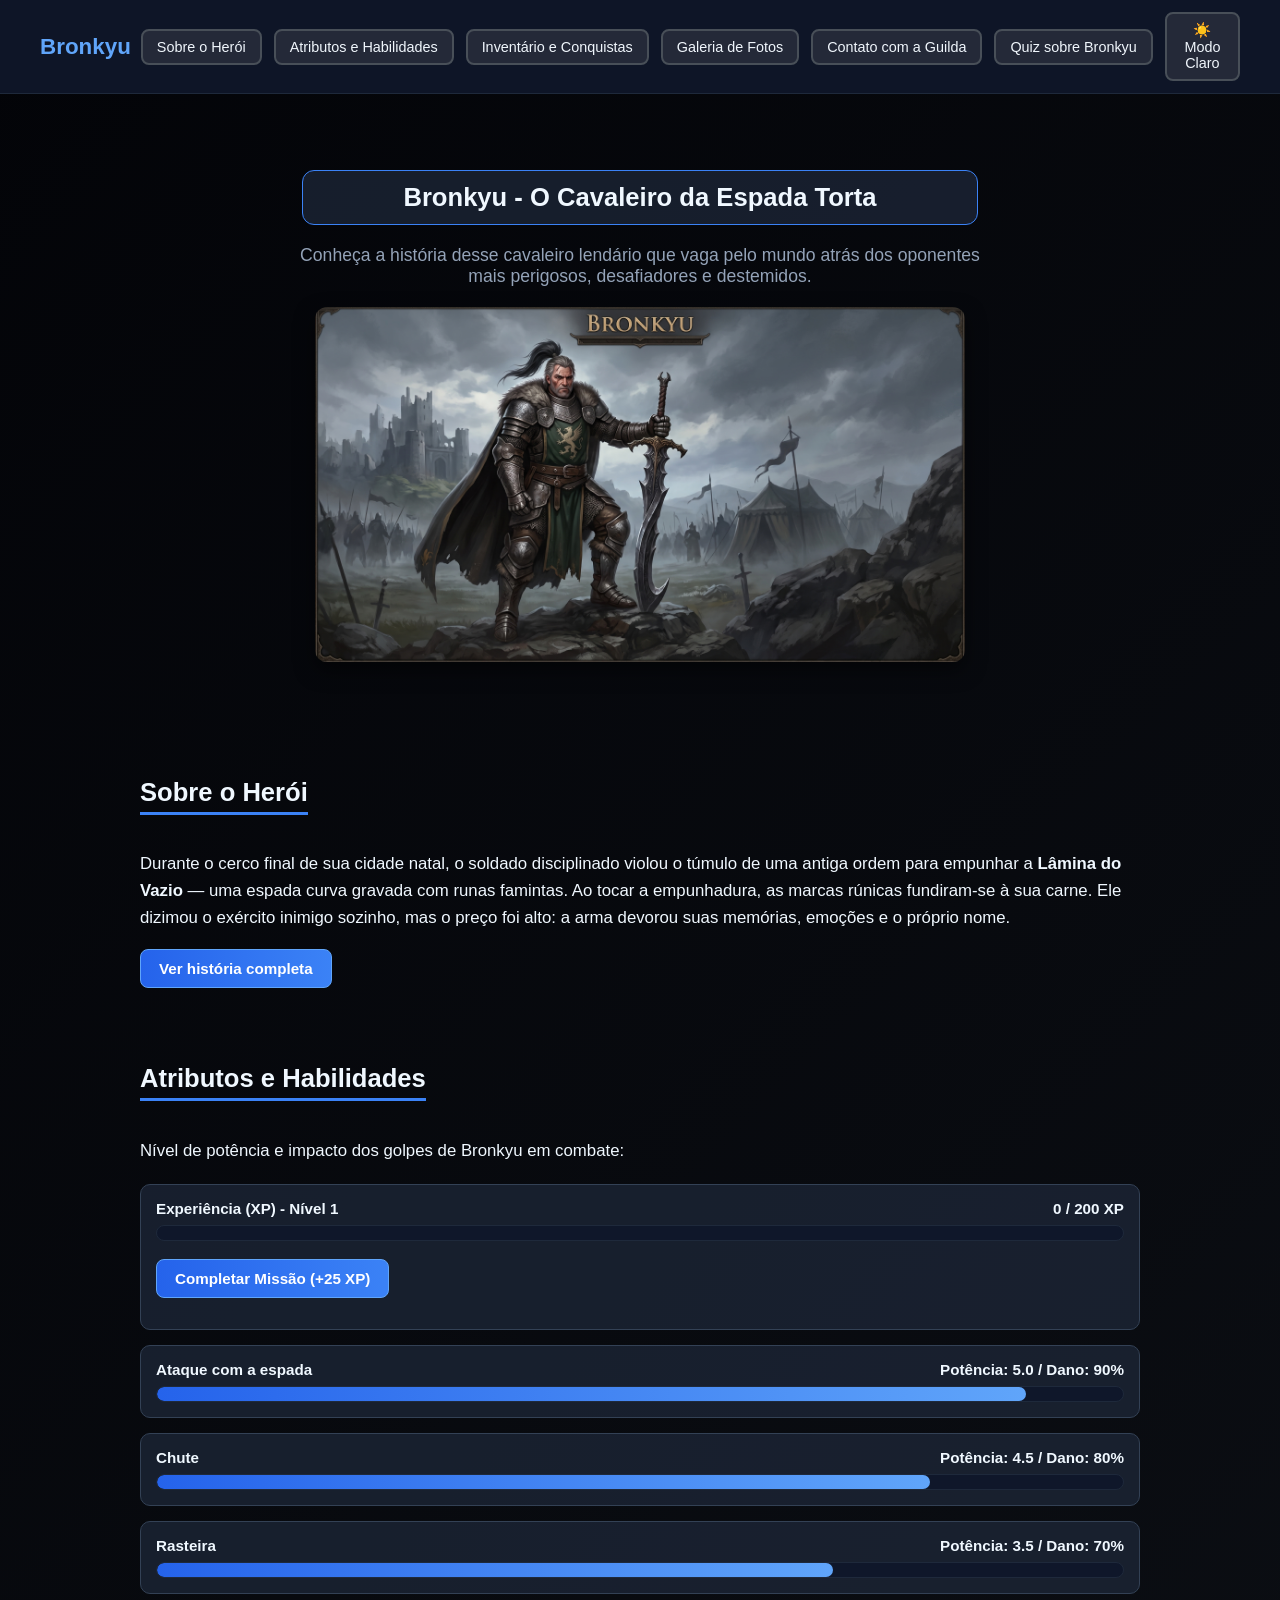
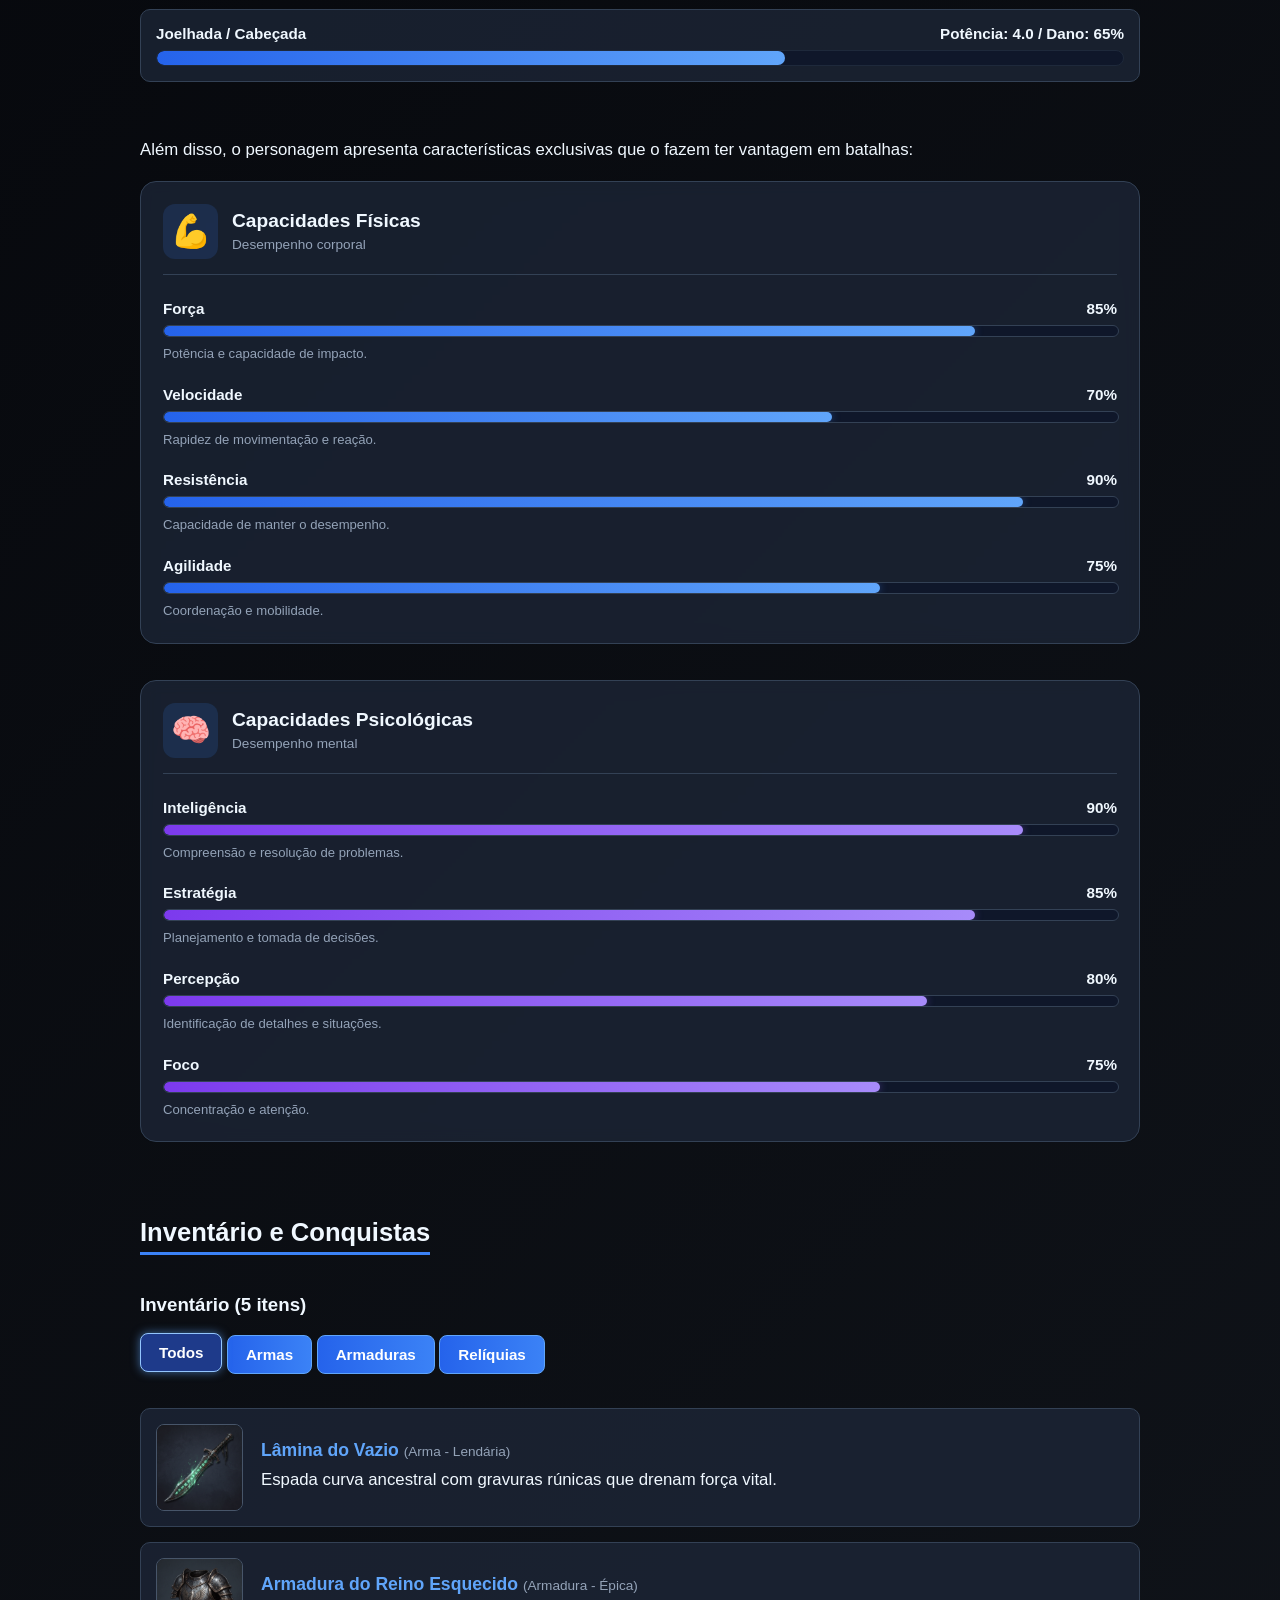
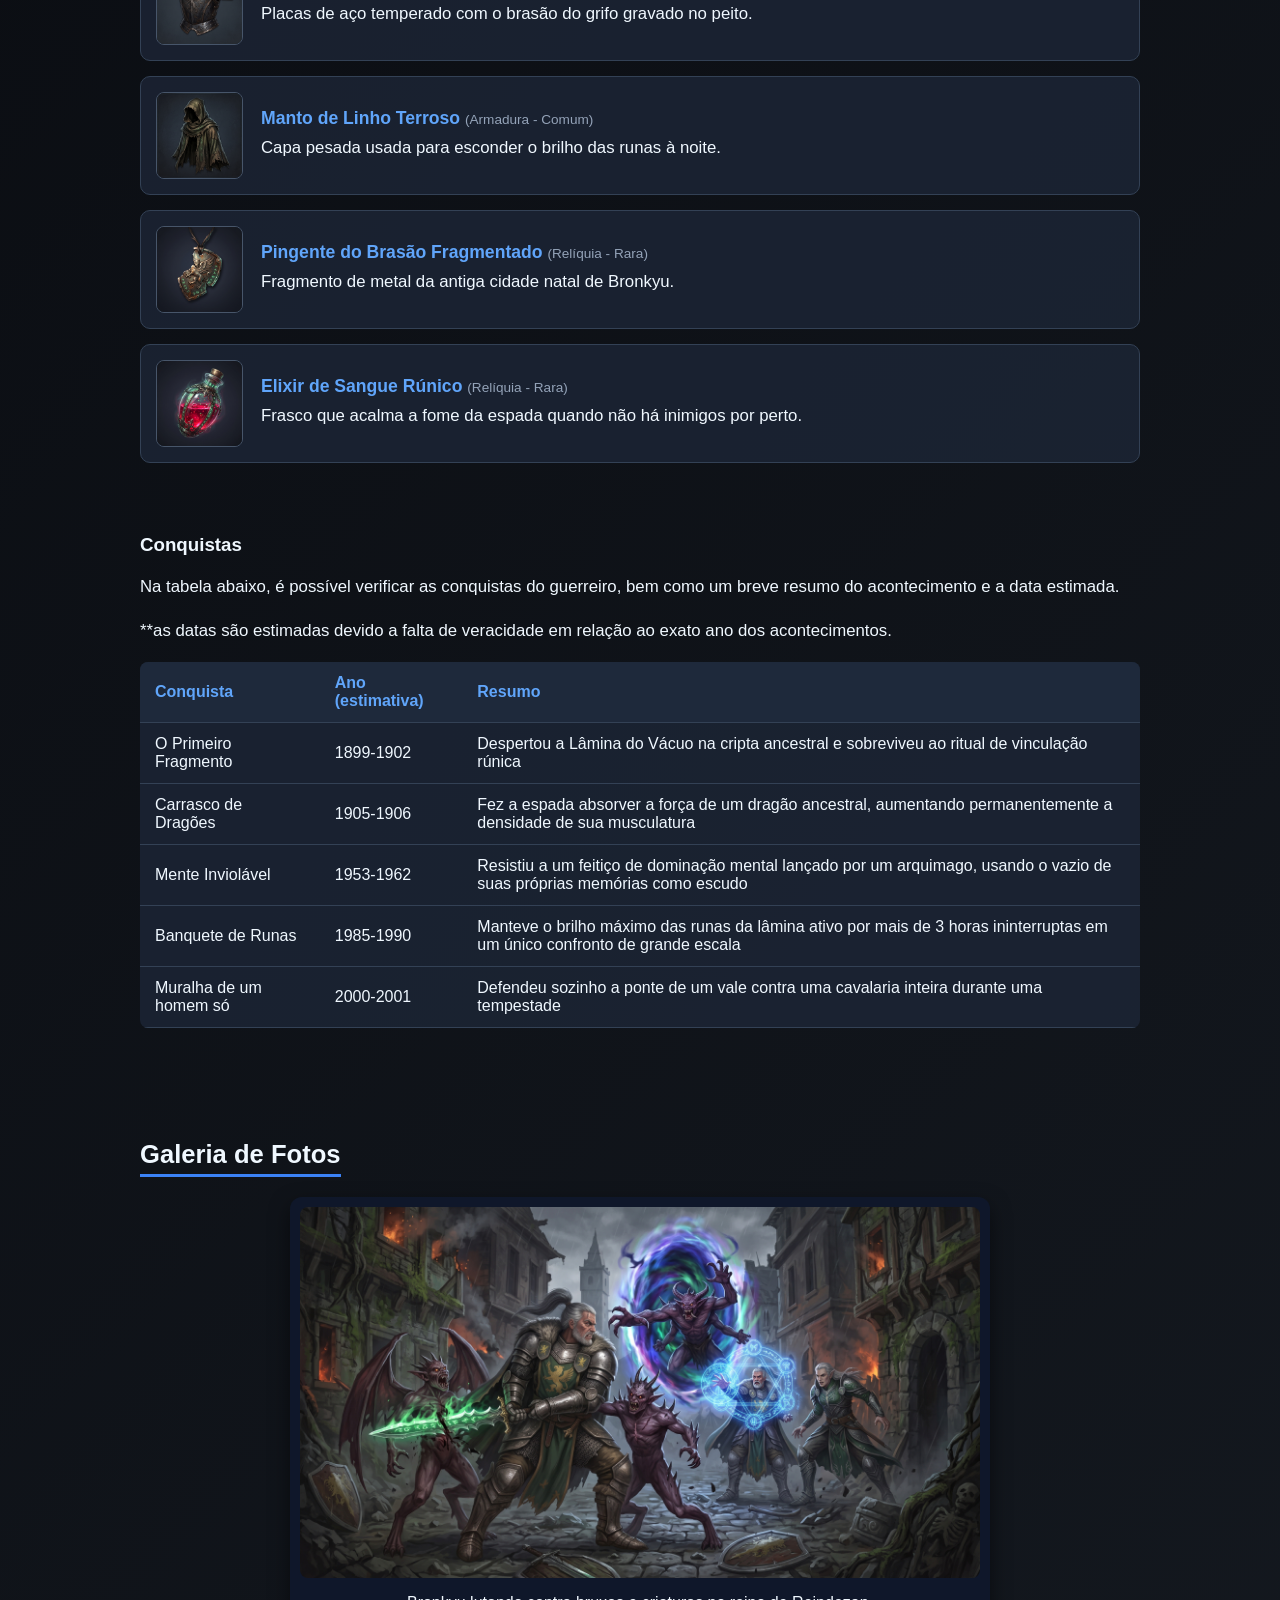
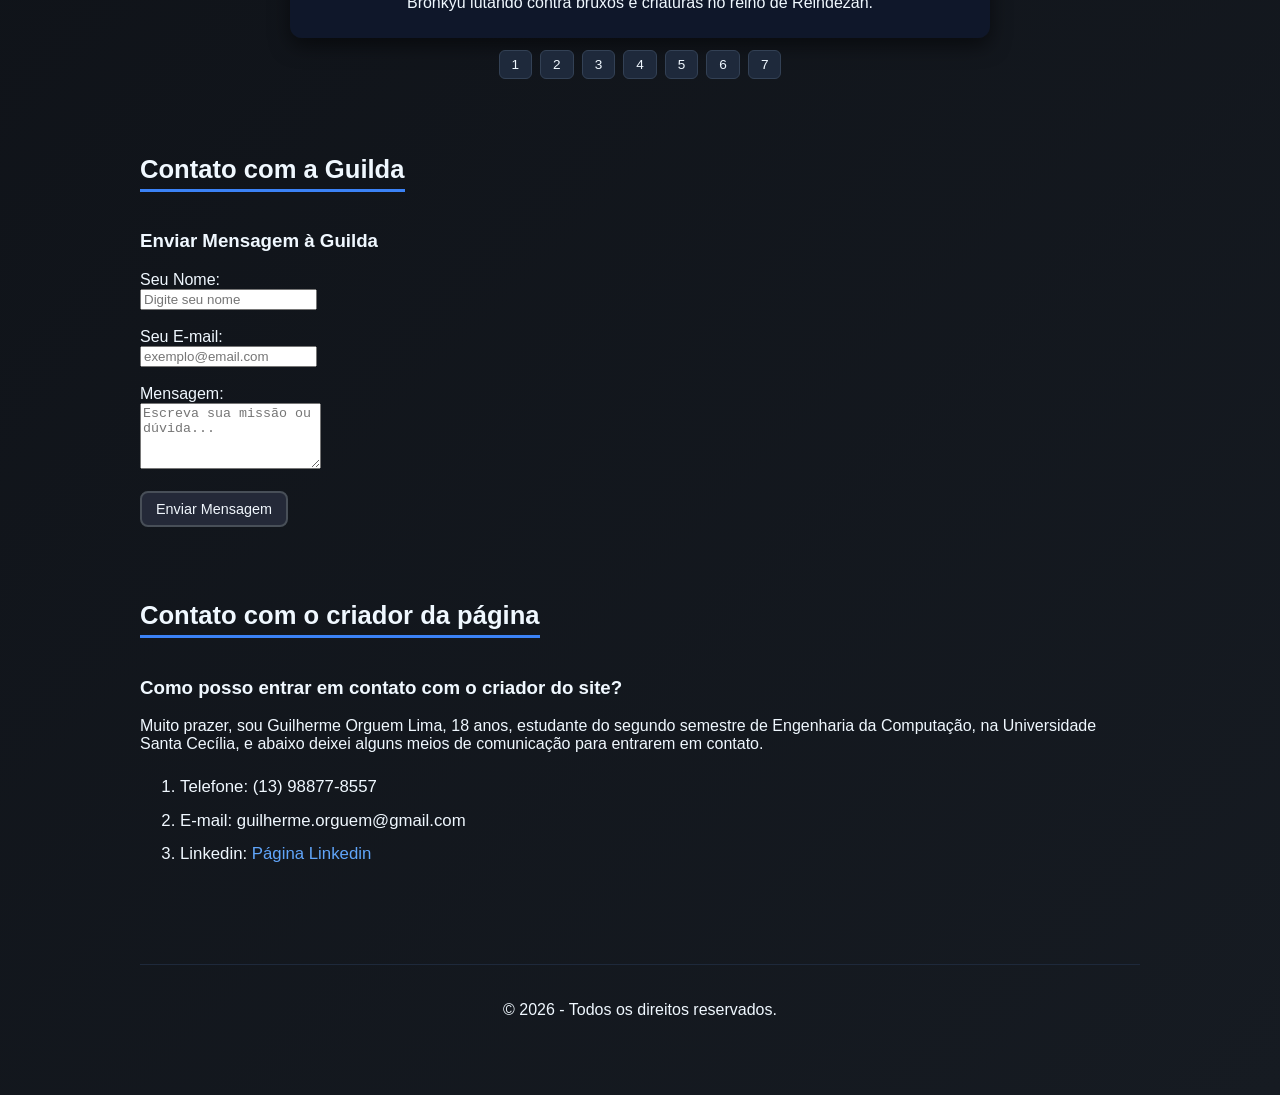
<file: index.html>
<!DOCTYPE html>
<html lang="pt-BR">
<head>
    <meta charset="UTF-8">
    <meta name="viewport" content="width=device-width, initial-scale=1.0">
    <title>Conheça o herói Bronkyu</title>
    <link rel="stylesheet" href="/CSS/style.css">
</head>
<body>

    <!-- Menu de navegação responsivo -->
    <nav class="navbar">
        <div class="nav-container">
            <span class="nav-logo">Bronkyu</span>
            <button id="btn-menu" class="hamburger">☰</button>
            <div id="nav-links" class="nav-links">
                <a class="botao1" href="#Sobre-o-Herói">Sobre o Herói</a>
                <a class="botao1" href="#Atributos-e-Habilidades">Atributos e Habilidades</a>
                <a class="botao1" href="#Inventário-e-Conquistas">Inventário e Conquistas</a>
                <a class="botao1" href="#Galeria-de-Fotos">Galeria de Fotos</a>
                <a class="botao1" href="#Contato-com-a-Guilda">Contato com a Guilda</a>
                <a class="botao1" href="PáginaQuiz.html">Quiz sobre Bronkyu</a>
                <button id="btn-tema" class="botao1">☀️ Modo Claro</button>
            </div>
        </div>
    </nav>
    <br><br>

    <!-- Título, subtítulo e imagem -->
    <header class="header-container">
        <h1 class="titulo borda-titulo">Bronkyu - O Cavaleiro da Espada Torta</h1>
        <h2 class="subtitulo-header">Conheça a história desse cavaleiro lendário que vaga pelo mundo atrás dos oponentes mais perigosos, desafiadores e destemidos.</h2>
        <img src="Imagens/Foto_Capa.jpg" class="img-capa" alt="Imagem do herói Bronkyu">
    </header>
    <br><br>

    <main class="main-content">
        <!-- Seção: Sobre o Herói (com interação "Ver mais") -->
        <section id="Sobre-o-Herói">
            <h2 class="cor-branca borda-subtitulos">Sobre o Herói</h2>
            <p class="cor-branca texto-inicial">
                Durante o cerco final de sua cidade natal, o soldado disciplinado violou o túmulo de uma antiga ordem para empunhar a <strong>Lâmina do Vazio</strong> — uma espada curva gravada com runas famintas. Ao tocar a empunhadura, as marcas rúnicas fundiram-se à sua carne. Ele dizimou o exército inimigo sozinho, mas o preço foi alto: a arma devorou suas memórias, emoções e o próprio nome.
            </p>
            <p id="historia-extra" class="cor-branca texto-inicial" style="display: none;">
                Renascido como Bronkyu, o Guerreiro Rúnico agora vaga sem pátria. A magia de sua lâmina drena a força vital dos oponentes a cada corte, exigindo um fluxo constante de combate para que as runas não comecem a devorar sua própria alma.
            </p>
            <button id="btn-ver-mais" class="btn-missao">Ver história completa</button>
        </section>
        <br><br>
    
        <!-- Seção: Atributos e Habilidades -->
        <section id="Atributos-e-Habilidades">
            <h2 class="cor-branca borda-subtitulos">Atributos e Habilidades</h2>
            <p class="texto-geral">Nível de potência e impacto dos golpes de Bronkyu em combate:</p>

            <!-- Barras de Progresso de Atributos -->
            <div class="atributos-container">
                <!-- Nova Barra de Experiência (XP) interativa -->
                <div class="atributo-card">
                    <div class="atributo-header">
                        <span>Experiência (XP) - Nível <span id="nivel-heroi">1</span></span>
                        <span id="texto-xp">0 / 200 XP</span>
                    </div>
                    <div class="barra-fundo">
                        <div id="barra-xp" class="barra-progresso" style="width: 0%;"></div>
                    </div>
                    <br>
                    <button id="btn-ganhar-xp" class="btn-missao">Completar Missão (+25 XP)</button>
                    <p id="msg-nivel" class="cor-azul"></p>
                </div>

                <!-- Suas barras originais -->
                <div class="atributo-card">
                    <div class="atributo-header">
                        <span>Ataque com a espada</span>
                        <span>Potência: 5.0 / Dano: 90%</span>
                    </div>
                    <div class="barra-fundo"><div class="barra-progresso" style="width: 90%;"></div></div>
                </div>

                <div class="atributo-card">
                    <div class="atributo-header">
                        <span>Chute</span>
                        <span>Potência: 4.5 / Dano: 80%</span>
                    </div>
                    <div class="barra-fundo"><div class="barra-progresso" style="width: 80%;"></div></div>
                </div>

                <div class="atributo-card">
                    <div class="atributo-header">
                        <span>Rasteira</span>
                        <span>Potência: 3.5 / Dano: 70%</span>
                    </div>
                    <div class="barra-fundo"><div class="barra-progresso" style="width: 70%;"></div></div>
                </div>

                <div class="atributo-card">
                    <div class="atributo-header">
                        <span>Joelhada / Cabeçada</span>
                        <span>Potência: 4.0 / Dano: 65%</span>
                    </div>
                    <div class="barra-fundo"><div class="barra-progresso" style="width: 65%;"></div></div>
                </div>
            </div>

            <br>
            <p class="texto-geral">Além disso, o personagem apresenta características exclusivas que o fazem ter vantagem em batalhas:</p>
            
            <div class="capacidade-card fisicas">

        <div class="capacidade-titulo">
            <span class="capacidade-icone">💪</span>
            <div>
                <h3>Capacidades Físicas</h3>
                <p>Desempenho corporal</p>
            </div>
        </div>

        <div class="capacidade-item">
            <div class="capacidade-info">
                <span>Força</span>
                <span>85%</span>
            </div>
            <div class="capacidade-barra">
                <div class="capacidade-preenchimento" style="width: 85%"></div>
            </div>
            <p>Potência e capacidade de impacto.</p>
        </div>

        <div class="capacidade-item">
            <div class="capacidade-info">
                <span>Velocidade</span>
                <span>70%</span>
            </div>
            <div class="capacidade-barra">
                <div class="capacidade-preenchimento" style="width: 70%"></div>
            </div>
            <p>Rapidez de movimentação e reação.</p>
        </div>

        <div class="capacidade-item">
            <div class="capacidade-info">
                <span>Resistência</span>
                <span>90%</span>
            </div>
            <div class="capacidade-barra">
                <div class="capacidade-preenchimento" style="width: 90%"></div>
            </div>
            <p>Capacidade de manter o desempenho.</p>
        </div>

        <div class="capacidade-item">
            <div class="capacidade-info">
                <span>Agilidade</span>
                <span>75%</span>
            </div>
            <div class="capacidade-barra">
                <div class="capacidade-preenchimento" style="width: 75%"></div>
            </div>
            <p>Coordenação e mobilidade.</p>
        </div>

    </div>
        <br><br>


    <!-- CARD: CAPACIDADES PSICOLÓGICAS -->
    <div class="capacidade-card psicologicas">

        <div class="capacidade-titulo">
            <span class="capacidade-icone">🧠</span>
            <div>
                <h3>Capacidades Psicológicas</h3>
                <p>Desempenho mental</p>
            </div>
        </div>

        <div class="capacidade-item">
            <div class="capacidade-info">
                <span>Inteligência</span>
                <span>90%</span>
            </div>
            <div class="capacidade-barra">
                <div class="capacidade-preenchimento" style="width: 90%"></div>
            </div>
            <p>Compreensão e resolução de problemas.</p>
        </div>

        <div class="capacidade-item">
            <div class="capacidade-info">
                <span>Estratégia</span>
                <span>85%</span>
            </div>
            <div class="capacidade-barra">
                <div class="capacidade-preenchimento" style="width: 85%"></div>
            </div>
            <p>Planejamento e tomada de decisões.</p>
        </div>

        <div class="capacidade-item">
            <div class="capacidade-info">
                <span>Percepção</span>
                <span>80%</span>
            </div>
            <div class="capacidade-barra">
                <div class="capacidade-preenchimento" style="width: 80%"></div>
            </div>
            <p>Identificação de detalhes e situações.</p>
        </div>

        <div class="capacidade-item">
            <div class="capacidade-info">
                <span>Foco</span>
                <span>75%</span>
            </div>
            <div class="capacidade-barra">
                <div class="capacidade-preenchimento" style="width: 75%"></div>
            </div>
            <p>Concentração e atenção.</p>
        </div>

    </div>
        </section>
        <br><br>

        <!-- Seção: Inventário e Conquistas -->
        <section id="Inventário-e-Conquistas">
            <h2 class="cor-branca borda-subtitulos">Inventário e Conquistas</h2>
            <h3 class="cor-branca">Inventário (<span id="contador-itens">0</span> itens)</h3>
            
            <!-- Botões de filtro por categoria -->
            <div>
                <button class="btn-missao btn-filtro" data-tipo="todos">Todos</button>
                <button class="btn-missao btn-filtro" data-tipo="Arma">Armas</button>
                <button class="btn-missao btn-filtro" data-tipo="Armadura">Armaduras</button>
                <button class="btn-missao btn-filtro" data-tipo="Relíquia">Relíquias</button>
            </div>
            <br>

            <!-- Lista preenchida dinamicamente pelo script.js -->
            <ul id="lista-inventario" class="cor-branca lista-inventario"></ul>

            <br><br>
            <h3 class="cor-branca">Conquistas</h3>
            <p class="texto-geral">Na tabela abaixo, é possível verificar as conquistas do guerreiro, bem como um breve resumo do acontecimento e a data estimada.</p>
            <p class="texto-geral">**as datas são estimadas devido a falta de veracidade em relação ao exato ano dos acontecimentos.</p>
            
            <!-- Tabela de conquistas -->
            <div class="tabela-wrapper">
                <table class="tabela-conquistas">
                    <tr class="cor-branca">
                        <th>Conquista</th> <th>Ano (estimativa)</th> <th>Resumo</th>
                    </tr>
                    <tr class="cor-branca">
                        <td>O Primeiro Fragmento</td> <td>1899-1902</td> <td>Despertou a Lâmina do Vácuo na cripta ancestral e sobreviveu ao ritual de vinculação rúnica</td>
                    </tr>
                    <tr class="cor-branca">
                        <td>Carrasco de Dragões</td> <td>1905-1906</td> <td>Fez a espada absorver a força de um dragão ancestral, aumentando permanentemente a densidade de sua musculatura</td>
                    </tr>
                    <tr class="cor-branca">
                        <td>Mente Inviolável</td> <td>1953-1962</td> <td>Resistiu a um feitiço de dominação mental lançado por um arquimago, usando o vazio de suas próprias memórias como escudo</td>
                    </tr>
                    <tr class="cor-branca">
                        <td>Banquete de Runas</td> <td>1985-1990</td> <td>Manteve o brilho máximo das runas da lâmina ativo por mais de 3 horas ininterruptas em um único confronto de grande escala</td>
                    </tr>
                    <tr class="cor-branca">
                        <td>Muralha de um homem só</td> <td>2000-2001</td> <td>Defendeu sozinho a ponte de um vale contra uma cavalaria inteira durante uma tempestade</td>
                    </tr>
                </table>
            </div>
        </section>
        <br><br>

        <!-- Seção: Galeria de Fotos -->
        <section id="Galeria-de-Fotos">
            <br><br>
            <h2 class="cor-branca borda-subtitulos">Galeria de Fotos</h2>
            <div class="carrossel-container">
                <div class="carrossel-slides">
                    <div class="slide" id="slide1">
                        <img src="Imagens/Foto2.jpg" alt="Batalha contra bruxos e aliens">
                        <p class="cor-branca texto-centro">Bronkyu lutando contra bruxos e criaturas no reino de Reindezan.</p>
                    </div>
                    <div class="slide" id="slide2">
                        <img src="Imagens/Foto3.jpg" alt="Luta contra Spingertew">
                        <p class="cor-branca texto-centro">Duelo contra o cavaleiro Spingertew na Floresta de Askaban.</p>
                    </div>
                    <div class="slide" id="slide3">
                        <img src="Imagens/Foto4.jpg" alt="Reino de Jungles">
                        <p class="cor-branca texto-centro">Bronkyu em Jungles após conquistar um acampamento de soldados elfos.</p>
                    </div>
                    <div class="slide" id="slide4">
                        <img src="Imagens/Foto5.jpg" alt="Luta contra o Ogro">
                        <p class="cor-branca texto-centro">Confronto com o ogro da Floresta Negra pelo diamante azul.</p>
                    </div>
                    <div class="slide" id="slide5">
                        <img src="Imagens/Foto7.jpg" alt="Batalha de Honkswire">
                        <p class="cor-branca texto-centro">Batalha de Honkswire contra o exército de duendes verdes.</p>
                    </div>
                    <div class="slide" id="slide6">
                        <img src="Imagens/Foto8.jpg" alt="Golpe fatal no esqueleto">
                        <p class="cor-branca texto-centro">Golpe fatal da lâmina rúnica sobre o guarda esqueleto em Burghmore.</p>
                    </div>
                    <div class="slide" id="slide7">
                        <img src="Imagens/Foto9.jpg" alt="Duelo contra John Galme">
                        <p class="cor-branca texto-centro">Duelo histórico contra o rei e feiticeiro John Galme em Alexville.</p>
                    </div>
                </div>
                <!-- Controles do Carrossel -->
                <div class="carrossel-nav">
                    <a href="#slide1">1</a>
                    <a href="#slide2">2</a>
                    <a href="#slide3">3</a>
                    <a href="#slide4">4</a>
                    <a href="#slide5">5</a>
                    <a href="#slide6">6</a>
                    <a href="#slide7">7</a>
                </div>
            </div>
        </section>
        <br><br>

        <!-- Seção: Contato com a Guilda -->
        <section id="Contato-com-a-Guilda">
            <h2 class="cor-branca borda-subtitulos">Contato com a Guilda</h2>
            <br>
            <!-- Formulário validado pelo JavaScript -->
            <h3 class="cor-branca">Enviar Mensagem à Guilda</h3>
            <form id="form-guilda">
                <label class="cor-branca" for="nome-contato">Seu Nome:</label><br>
                <input type="text" id="nome-contato" placeholder="Digite seu nome"><br><br>

                <label class="cor-branca" for="email-contato">Seu E-mail:</label><br>
                <input type="email" id="email-contato" placeholder="exemplo@email.com"><br><br>

                <label class="cor-branca" for="msg-contato">Mensagem:</label><br>
                <textarea id="msg-contato" rows="4" placeholder="Escreva sua missão ou dúvida..."></textarea><br><br>

                <button type="submit" class="botao1">Enviar Mensagem</button>
                <p id="feedback-form"></p>
            </form>
            <br>
            <h2 class="cor-branca borda-subtitulos">Contato com o criador da página</h2>
            <h3 class="cor-branca">Como posso entrar em contato com o criador do site?</h3>
            <p class="cor-branca">Muito prazer, sou Guilherme Orguem Lima, 18 anos, estudante do segundo semestre de Engenharia da Computação, na Universidade Santa Cecília, e abaixo deixei alguns meios de comunicação para entrarem em contato.</p>
            <ol class="cor-branca lista-contato">
                <li>Telefone: (13) 98877-8557</li>
                <li>E-mail: guilherme.orguem@gmail.com</li>
                <li>Linkedin: <a class="cor-azul" href="https://www.linkedin.com/in/guilherme-orguem-8b932a402/" target="_blank">Página Linkedin</a></li>
            </ol>
        </section>
        <br><br>

        <footer>
            <p class="cor-branca texto-centro">© 2026 - Todos os direitos reservados.</p>
        </footer>
    </main>

    <!-- Arquivo JavaScript externo no final do body -->
    <script src="script.js"></script>
</body>
</html>
</file>
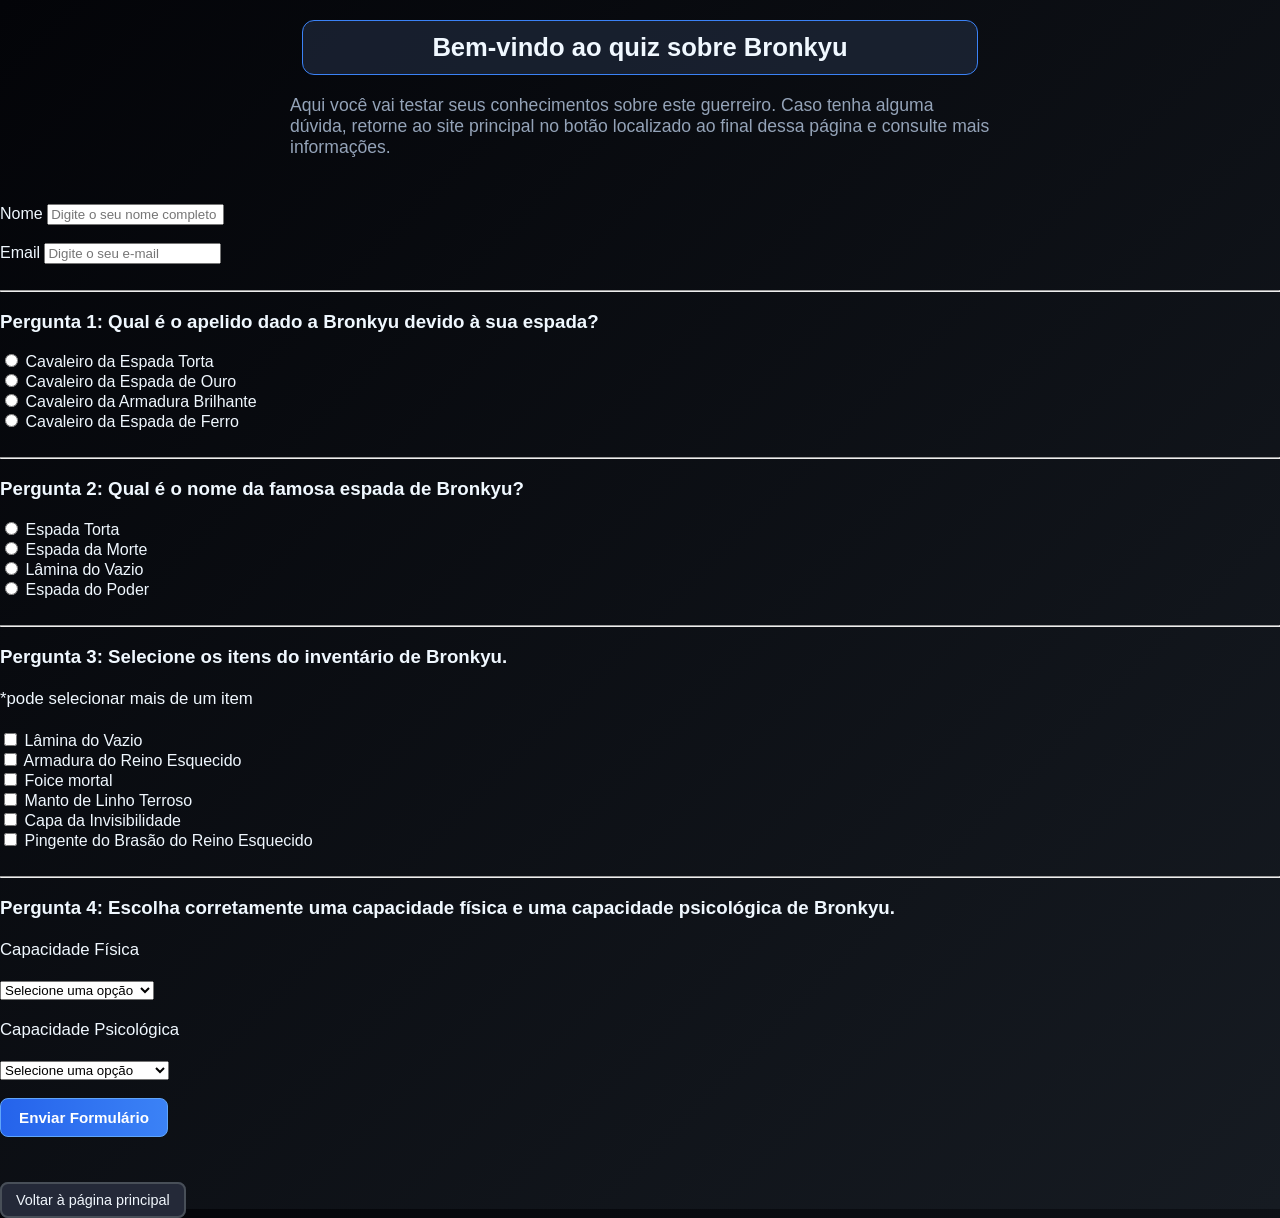
<file: PáginaQuiz.html>
<!DOCTYPE html>
<html lang="pt-BR">
<head>
    <meta charset="UTF-8">
    <meta name="viewport" content="width=device-width, initial-scale=1.0">
    <title>Quiz sobre Bronkyu</title>
    <link rel="stylesheet" href="/CSS/style.css">
</head>
<body>
    <h1 class="titulo borda-titulo header-container">Bem-vindo ao quiz sobre Bronkyu</h1>
    <h2 class="subtitulo-header">Aqui você vai testar seus conhecimentos sobre este guerreiro. Caso tenha alguma dúvida, retorne ao site principal no botão localizado ao final dessa página e consulte mais informações.</h2>

<br><br>
<form action="">
<label class = "cor-branca" for="campo_nome">Nome</label>
<input type="text" id="campo_nome" placeholder="Digite o seu nome completo">
<br><br>
<label class = "cor-branca" for="campo_email">Email</label>
<input type="text" id="campo_email" placeholder="Digite o seu e-mail">
<br><br>
<hr>
<h3 class="cor-branca">Pergunta 1: Qual é o apelido dado a Bronkyu devido à sua espada?</h3>
<input type="radio" id="campo_espada-torta" name="pergunta1" value="espada-torta">
<label class="cor-branca" for="campo_espada-torta">Cavaleiro da Espada Torta</label>
<br>
<input type="radio" id="campo_espada-ouro" name="pergunta1" value="espada-ouro">
<label class="cor-branca" for="campo_espada-ouro">Cavaleiro da Espada de Ouro</label>
<br>
<input type="radio" id="campo_armadura-brilhante" name="pergunta1" value="armadura-brilhante">
<label class="cor-branca" for="campo_armadura-brilhante">Cavaleiro da Armadura Brilhante</label>
<br>
<input type="radio" id="campo_espada-ferro" name="pergunta1" value="espada-ferro">
<label class="cor-branca" for="campo_espada-ferro">Cavaleiro da Espada de Ferro</label>
<br><br>
<hr>
<h3 class="cor-branca">Pergunta 2: Qual é o nome da famosa espada de Bronkyu?</h3>
<input type="radio" id="campo_espada-torta" name="pergunta2" value="espada-torta">
<label class="cor-branca" for="campo_espada-torta">Espada Torta</label>
<br>
<input type="radio" id="campo_espada-morte" name="pergunta2" value="espada-morte">
<label class="cor-branca" for="campo_espada-morte">Espada da Morte</label>
<br>
<input type="radio" id="campo_lamina-vazio" name="pergunta2" value="lamina-vazio">
<label class="cor-branca" for="campo_lamina-vazio">Lâmina do Vazio</label>
<br>
<input type="radio" id="campo_espada-poder" name="pergunta2" value="espada-poder">
<label class="cor-branca" for="campo_espada-poder">Espada do Poder</label>
<br><br>
<hr>
<h3 class="cor-branca">Pergunta 3: Selecione os itens do inventário de Bronkyu.</h3>
<p class= "texto-geral">*pode selecionar mais de um item</p>
<input type="checkbox" id="item1" name="item1" value="lamina-vazio">
<label class = "cor-branca" for="">Lâmina do Vazio</label>
<br>
<input type="checkbox" id="item2" name="item2" value="armadura-reino-esquecido">
<label class = "cor-branca" for="">Armadura do Reino Esquecido</label>
<br>
<input type="checkbox" id="item3" name="item3" value="foice-mortal">
<label class = "cor-branca" for="">Foice mortal</label>
<br>
<input type="checkbox" id="item4" name="item4" value="manto-linho-terroso">
<label class = "cor-branca" for="">Manto de Linho Terroso</label>
<br>
<input type="checkbox" id="item5" name="item5" value="capa-invisibilidade">
<label class = "cor-branca" for="">Capa da Invisibilidade</label>
<br>
<input type="checkbox" id="item6" name="item6" value="pingente-brasao">
<label class = "cor-branca" for="">Pingente do Brasão do Reino Esquecido</label>
<br><br>
<hr>
<h3 class="cor-branca">Pergunta 4: Escolha corretamente uma capacidade física e uma capacidade psicológica de Bronkyu.</h3>
<p class = "texto-geral">Capacidade Física</p>
<select name="capacidades-fisicas" id="">
<option selected disabled value="">Selecione uma opção</option>
<option value="vitalidade-infinita">Vitalidade infinita</option>
<option value="baixo-reflexo">Baixo reflexo</option>
<option value="camuflagem-especial">Camuglagem especial</option>
<option value="forca-desvastadora">Força devastadora</option>
</select>
<br>
<p class = "texto-geral">Capacidade Psicológica</p>
<select name="capacidades-psicologicas" id="">
<option selected disabled value="">Selecione uma opção</option>
<option value="espirito-equipe">Espírito de Equipe</option>
<option value="extinto-sobrevivencia">Extinto de Sobrevivência</option>
<option value="fadiga-recorrente">Fadiga recorrente</option>
<option value="mente-semi-blindada">Mente semi-blindada</option>
</select>

<br><br>

<div id="resultado-quiz"></div>
<input type="submit" value="Enviar Formulário" class="btn-missao">

</form>

<br><br><br>

<a class="botao1" href="index.html">Voltar à página principal</a>


</body>
</html>
</file>
<file: CSS/style.css>
/* 1. VARIÁVEIS GLOBAIS (ROOT) */
:root {
    --cor_texto: aliceblue;
    --cor_primaria: #3b82f6;
    --cor_fundo_card: rgba(30, 41, 59, 0.7);
    --cor_botao: #242938;
    --cor_botao_borda: #484f58;
    --cor_galeria_botao: #1e293b;
    --cor_galeria_borda: #334155;
    --cor_galeria_hover: #3b82f6;
    --cor_galeria_texto_hover: #ffffff;
}

    /* 2. ESTILOS BASE E ESTRUTURA GERAL */

/* Estiliza o fundo da página com gradiente escuro, define a fonte padrão e ativa a rolagem suave ao clicar nos links do menu */
body {
    min-height: 100vh;
    margin: 0;
    font-family: Arial, Helvetica, sans-serif;
    color: var(--cor_texto);
    scroll-behavior: smooth;
    background: linear-gradient(135deg, #030408 0%, #161b22 100%);
}

/* Classe utilitária para aplicar a cor branca padrão aos textos */
.cor-branca { 
    color: var(--cor_texto); 
}

/* Classe utilitária para links em tom azul claro, removendo o sublinhado padrão */
.cor-azul { 
    color: #60a5fa; 
    text-decoration: none; 
}

/* Efeito ao passar o mouse por cima dos links azuis (adiciona sublinhado) */
.cor-azul:hover { 
    text-decoration: underline; 
}

/* Contêiner principal da página: limita a largura máxima e centraliza todo o conteúdo */
.main-content {
    max-width: 1000px;
    margin: 0 auto;
    padding: 0 20px 40px 20px;
}

    /* 3. BARRA DE NAVEGAÇÃO E MENU (FIXO E SANDUÍCHE) */

/* Fixa a barra de navegação no topo da tela (position: sticky) e adiciona um efeito de desfoque transparente */
.navbar {
    position: sticky;
    top: 0;
    z-index: 1000;
    background: rgba(15, 23, 42, 0.95);
    backdrop-filter: blur(8px);
    border-bottom: 1px solid #1e293b;
    padding: 12px 20px;
}

/* Alinha o título "Bronkyu" do menu à esquerda e os botões à direita usando Flexbox */
.nav-container {
    max-width: 1200px;
    margin: 0 auto;
    display: flex;
    justify-content: space-between;
    align-items: center;
}

/* Estiliza a logo/nome "Bronkyu" no canto do menu */
.nav-logo {
    font-size: 1.4rem;
    font-weight: bold;
    color: #60a5fa;
    margin-right: 10px;
}

/* Agrupa e alinha os links de navegação na horizontal */
.nav-links {
    display: flex;
    gap: 12px;
    align-items: center;
}

/* Oculta o checkbox e o ícone de hambúrguer por padrão (só aparecem no mobile/tablet) */
.menu-toggle, .hamburger {
    display: none;
}

/* Estiliza os botões de navegação do menu */
a.botao1 {
    border: 2px solid var(--cor_botao_borda);
    background: var(--cor_botao);
    color: #f0f6fc;
    text-decoration: none;
    padding: 8px 14px;
    border-radius: 8px;
    font-size: 0.9rem;
    transition: all 0.2s ease-in-out;
    white-space: nowrap;
}

/* Efeito visual ao passar o mouse por cima dos botões do menu */
a.botao1:hover {
    border-color: #7082b9;
    background-color: #38446b;
    color: #ffffff;
}

    /* 4. CABEÇALHO, TÍTULOS E IMAGEM DE CAPA */

/* Centraliza o conteúdo do cabeçalho */
.header-container {
    text-align: center;
    padding: 20px 15px;
}

/* Garante a cor padrão para os títulos H1 */
.titulo {
    color: var(--cor_texto);
}

/* Estiliza o subtítulo do cabeçalho com texto mais suave e largura reduzida */
.subtitulo-header {
    font-weight: normal;
    font-size: 1.1rem;
    color: #94a3b8;
    max-width: 700px;
    margin: 10px auto;
}

/* Moldura estilizada ao redor do título principal "Bronkyu" */
.borda-titulo {
    margin: 20px auto;
    max-width: 650px;
    width: 90%;
    border: 1px solid var(--cor_primaria);
    padding: 12px;
    border-radius: 12px;
    background: var(--cor_fundo_card);
    font-size: 1.6rem;
}

/* Estiliza a imagem de capa do personagem com cantos arredondados e sombra */
.img-capa {
    display: block;
    margin: 20px auto;
    width: 100%;
    max-width: 650px;
    border-radius: 12px;
    box-shadow: 0 8px 20px rgba(0,0,0,0.5);
}

/* Sublinhado azul estilizado abaixo dos títulos de cada seção */
.borda-subtitulos {
    margin: 40px 0 20px 0;
    display: inline-block;
    border-bottom: 3px solid var(--cor_primaria);
    padding-bottom: 5px;
    font-size: 1.6rem;
}

/* Ajusta o tamanho da fonte e altura de linha dos parágrafos do texto */
.texto-inicial, .texto-geral {
    font-size: 1.05rem;
    line-height: 1.6;
}

    /* 5. BARRAS DE PROGRESSO (ATRIBUTOS DO PERSONAGEM) */

/* Organiza os cards de atributos em uma coluna vertical com espaçamento */
.atributos-container {
    display: flex;
    flex-direction: column;
    gap: 15px;
    margin: 20px 0;
}

/* Caixinha escura com borda que envolve cada habilidade individualmente */
.atributo-card {
    background: var(--cor_fundo_card);
    padding: 15px;
    border-radius: 10px;
    border: 1px solid #334155;
}

/* Linha com o nome do ataque à esquerda e os valores/porcentagem à direita */
.atributo-header {
    display: flex;
    justify-content: space-between;
    margin-bottom: 8px;
    font-weight: bold;
    font-size: 0.95rem;
}

/* Fundo escuro/vazio da barra de progresso */
.barra-fundo {
    background: #0f172a;
    border-radius: 8px;
    height: 14px;
    overflow: hidden;
    border: 1px solid #1e293b;
}

/* Preenchimento azul da barra de progresso (com efeito de transição suave) */
.barra-progresso {
    height: 100%;
    background: linear-gradient(90deg, #2563eb, #60a5fa);
    border-radius: 8px;
    transition: width 1s ease-in-out;
}

/* Divide as listas de capacidades Físicas e Psicológicas em duas colunas */
.capacidades-grid {
    display: grid;
    grid-template-columns: 1fr 1fr;
    gap: 20px;
}

    /* 6. TABELA RESPONSIVA DE CONQUISTAS */

/* Permite rolar a tabela para os lados em telas pequenas caso não caiba */
.tabela-wrapper {
    overflow-x: auto;
    margin-top: 15px;
}

/* Estiliza a tabela de conquistas com fundo escuro e cantos arredondados */
.tabela-conquistas {
    width: 100%;
    border-collapse: collapse;
    background: var(--cor_fundo_card);
    border-radius: 8px;
    overflow: hidden;
}

/* Aplica espaçamento interno e borda inferior em todas as células da tabela */
.tabela-conquistas th, .tabela-conquistas td {
    padding: 12px 15px;
    text-align: left;
    border-bottom: 1px solid #334155;
}

/* Destaca o cabeçalho da tabela com fundo diferenciado e texto azul */
.tabela-conquistas th {
    background: #1e293b;
    color: #60a5fa;
}

    /* 7. CARROSSEL DE FOTOS (GALERIA) */

/* Envolvente do carrossel: limita o tamanho máximo na tela */
.carrossel-container {
    max-width: 700px;
    margin: 0 auto;
    position: relative;
}

/* Trilho do carrossel: alinha as fotos lado a lado e ativa o encaixe suave ao rolar (scroll-snap) */
.carrossel-slides {
    display: flex;
    overflow-x: auto;
    scroll-snap-type: x mandatory;
    scroll-behavior: smooth;
    border-radius: 12px;
    box-shadow: 0 8px 20px rgba(0,0,0,0.5);
}

/* Estiliza a barra de rolagem horizontal do carrossel */
.carrossel-slides::-webkit-scrollbar {
    height: 8px;
}
.carrossel-slides::-webkit-scrollbar-thumb {
    background: #334155;
    border-radius: 4px;
}

/* Cada foto individual ocupando 100% da largura visível do carrossel */
.slide {
    flex: 0 0 100%;
    scroll-snap-align: start;
    background: #0f172a;
    padding: 10px;
    box-sizing: border-box;
}

/* Ajusta a imagem dentro do slide para não distorcer */
.slide img {
    width: 100%;
    height: auto;
    border-radius: 8px;
    display: block;
}

/* Centraliza os botões numéricos abaixo do carrossel */
.carrossel-nav {
    display: flex;
    justify-content: center;
    gap: 8px;
    margin-top: 12px;
}

/* Botões numéricos da galeria */
.carrossel-nav a {
    background: var(--cor_galeria_botao);
    color: var(--cor_texto);
    padding: 6px 12px;
    border-radius: 6px;
    text-decoration: none;
    font-size: 0.85rem;
    border: 1px solid var(--cor_galeria_borda);
    transition: all 0.2s ease-in-out;
}

/* Hover dos botões */
.carrossel-nav a:hover {
    background: var(--cor_galeria_hover);
    color: var(--cor_galeria_texto_hover);
}

    /* 8. OUTRAS LISTAS E FOOTER (Inventário, contato com a Guilda e Rodapé) */

/* Destaca o título de cada item do inventário em tom azul */
.lista-inventario h4 {
    margin: 10px 0 5px 0;
    color: #60a5fa;
}

/* Aumenta o espaçamento entre as linhas da lista de contato com o criador */
.lista-contato {
    line-height: 2;
    font-size: 1.05rem;
}

/* Linha divisória e espaçamento no rodapé da página */
footer {
    border-top: 1px solid #1e293b;
    padding: 20px;
    margin-top: 40px;
}

    /* 9. MEDIA QUERIES (Responsividade para celulares e tablets) */
@media screen and (max-width: 1023px) {
    /* Exibe o ícone do menu sanduíche (hambúrguer) */
    .hamburger {
        display: block;
        font-size: 1.8rem;
        cursor: pointer;
        color: var(--cor_texto);
    }

    /* Esconde os links do menu e os transforma em uma lista suspensa vertical */
    .nav-links {
        display: none;
        flex-direction: column;
        width: 100%;
        position: absolute;
        top: 100%;
        left: 0;
        background: rgba(15, 23, 42, 0.98);
        padding: 15px;
        box-sizing: border-box;
        border-bottom: 1px solid #334155;
    }

    /* Revela os links do menu quando o usuário clica no ícone sanduíche */
    .menu-toggle:checked ~ .nav-links {
        display: flex;
    }

    /* Faz os botões do menu ocuparem 100% da largura em celulares */
    a.botao1 {
        width: 100%;
        text-align: center;
        box-sizing: border-box;
    }

    /* Muda a exibição das capacidades físicas/psicológicas para 1 coluna no mobile */
    .capacidades-grid {
        grid-template-columns: 1fr;
    }

    /* Adiciona no final do @media screen and (max-width: 1023px) */
    .nav-links.ativo {
    display: flex;
    }

}

/* Centraliza o texto do rodapé */
.texto-centro {
    text-align: center;
}

/* Botão decorado para o XP (e filtros) */
.btn-missao {
    background: linear-gradient(90deg, #2563eb, #3b82f6);
    color: #ffffff;
    border: 1px solid #60a5fa;
    padding: 10px 18px;
    border-radius: 8px;
    font-size: 0.95rem;
    font-weight: bold;
    cursor: pointer;
    transition: all 0.2s ease-in-out;
}

.btn-missao:hover {
    background: linear-gradient(90deg, #1d4ed8, #2563eb);
    transform: translateY(-2px);
    box-shadow: 0 4px 12px rgba(59, 130, 246, 0.4);
}

@media screen and (max-width: 1023px) {
    .nav-links.ativo {
        display: flex;
    }
    .item-card {
        flex-direction: column;
        text-align: center;
    }

    .item-img {
        width: 110px;
        height: 110px;
    }
}


   /* 10. CARDS DO INVENTÁRIO E DAS CAPACIDADES COM IMAGEM (UI/UX)

   /* INVENTÁRIO */

/* Remove as bolinhas padrão da lista e organiza os cards em coluna */
.lista-inventario {
    list-style: none;
    padding: 0;
    display: flex;
    flex-direction: column;
    gap: 15px;
}

/* Card individual seguindo o mesmo padrão visual dos atributos (Consistência) */
.item-card {
    display: flex;
    align-items: center;
    gap: 18px;
    background: var(--cor_fundo_card);
    border: 1px solid #334155;
    border-radius: 10px;
    padding: 15px;
    transition: transform 0.2s ease-in-out, border-color 0.2s ease-in-out;
}

/* Feedback visual ao passar o mouse sobre o item */
.item-card:hover {
    border-color: var(--cor_primaria);
    transform: translateX(4px);
}

/* Miniatura quadrada da imagem do item */
.item-img {
    width: 85px;
    height: 85px;
    object-fit: cover;
    border-radius: 8px;
    border: 1px solid #475569;
    flex-shrink: 0;
}

/* Título e tag de raridade/tipo */
.item-info h4 {
    margin: 0 0 6px 0;
    color: #60a5fa;
    font-size: 1.1rem;
}

.item-tag {
    font-size: 0.85rem;
    color: #94a3b8;
    font-weight: normal;
}

.item-info p {
    margin: 0;
}

    /* CAPACIDADES */

.capacidades-grid {
    display: grid;
    grid-template-columns: repeat(2, minmax(0, 1fr));
    gap: 20px;
    margin: 25px 0;
}

/* Card principal */
.capacidade-card {
    background: var(--cor_fundo_card);
    border: 1px solid #334155;
    border-radius: 16px;
    padding: 22px;
    backdrop-filter: blur(8px);
    transition: transform 0.3s ease, border-color 0.3s ease;
}

.capacidade-card:hover {
    transform: translateY(-4px);
    border-color: var(--cor_primaria);
}

/* Cabeçalho */
.capacidade-titulo {
    display: flex;
    align-items: center;
    gap: 14px;
    margin-bottom: 25px;
    padding-bottom: 15px;
    border-bottom: 1px solid #334155;
}

.capacidade-icone {
    font-size: 2rem;
    width: 55px;
    height: 55px;
    display: flex;
    align-items: center;
    justify-content: center;
    border-radius: 12px;
    background: rgba(59, 130, 246, 0.15);
}

.capacidade-titulo h3 {
    margin: 0;
    font-size: 1.2rem;
    color: var(--cor_texto);
}

.capacidade-titulo p {
    margin: 5px 0 0;
    font-size: 0.85rem;
    color: #94a3b8;
}

/* Cada atributo */
.capacidade-item {
    margin-bottom: 22px;
}

.capacidade-item:last-child {
    margin-bottom: 0;
}

/* Nome e porcentagem */
.capacidade-info {
    display: flex;
    justify-content: space-between;
    align-items: center;
    margin-bottom: 8px;
    font-weight: bold;
    font-size: 0.95rem;
    color: var(--cor_texto);
}

/* Fundo da barra */
.capacidade-barra {
    width: 100%;
    height: 10px;
    background: #0f172a;
    border: 1px solid #334155;
    border-radius: 20px;
    overflow: hidden;
}

/* Preenchimento */
.capacidade-preenchimento {
    height: 100%;
    border-radius: 20px;
    animation: animar-capacidade 1.2s ease-out;
}

/* Azul para capacidades físicas */
.fisicas .capacidade-preenchimento {
    background: linear-gradient(90deg, #2563eb, #60a5fa);
    box-shadow: 0 0 8px rgba(59, 130, 246, 0.4);
}

/* Roxo para capacidades psicológicas */
.psicologicas .capacidade-preenchimento {
    background: linear-gradient(90deg, #7c3aed, #a78bfa);
    box-shadow: 0 0 8px rgba(139, 92, 246, 0.4);
}

/* Descrição */
.capacidade-item > p {
    margin: 7px 0 0;
    font-size: 0.82rem;
    color: #94a3b8;
    line-height: 1.5;
}

/* Animação das barras */
@keyframes animar-capacidade {
    from {
        width: 0;
    }
}

/* Modo claro */
body.modo-claro .capacidade-card {
    border-color: #cbd5e1;
}

body.modo-claro .capacidade-titulo {
    border-bottom-color: #cbd5e1;
}

body.modo-claro .capacidade-titulo p,
body.modo-claro .capacidade-item > p {
    color: #475569;
}

body.modo-claro .capacidade-barra {
    background: #e2e8f0;
    border-color: #cbd5e1;
}

/* Responsividade */
@media screen and (max-width: 700px) {
    .capacidades-grid {
        grid-template-columns: 1fr;
    }

    .capacidade-card {
        padding: 18px;
    }
}

    /* 11. MODO CLARO (ATIVADO VIA JAVASCRIPT NO BODY) */
body.modo-claro {
    --cor_texto: #0f172a;
    --cor_primaria: #2563eb;
    --cor_fundo_card: rgba(255, 255, 255, 0.9);
    --cor_botao: #e2e8f0;
    --cor_botao_borda: #94a3b8;
    background: transparent;
    --cor_galeria_botao: #ffffff;
    --cor_galeria_borda: #cbd5e1;
    --cor_galeria_hover: #3b82f6;
    --cor_galeria_texto_hover: #ffffff;
}

/* Ajustes de contraste para elementos no modo claro */
body.modo-claro .navbar {
    background: rgba(241, 245, 249, 0.95);
    border-bottom: 1px solid #cbd5e1;
}

body.modo-claro a.botao1,
body.modo-claro button.botao1 {
    color: #0f172a;
}

body.modo-claro .subtitulo-header,
body.modo-claro .item-tag {
    color: #475569;
}

body.modo-claro .barra-fundo {
    background: #cbd5e1;
    border-color: #94a3b8;
}

body.modo-claro .tabela-conquistas th {
    background: #e2e8f0;
    color: #1d4ed8;
}

body.modo-claro .slide {
    background: #ffffff;
}

    /* 12. ESTADO ATIVO DOS FILTROS, FEEDBACK DO FORMULÁRIO E BOTÃO DE TEMA */
/* Destaca visualmente qual categoria do inventário está ativa */
.btn-filtro.filtro-ativo {
    background: #1e3a8a;
    border-color: #93c5fd;
    box-shadow: 0 0 10px rgba(96, 165, 250, 0.6);
    transform: translateY(-2px);
}

/* Padroniza o botão de tema do menu com os links de navegação */
button.botao1 {
    border: 2px solid var(--cor_botao_borda);
    background: var(--cor_botao);
    color: #f0f6fc;
    padding: 8px 14px;
    border-radius: 8px;
    font-size: 0.9rem;
    cursor: pointer;
    transition: all 0.2s ease-in-out;
}

button.botao1:hover {
    border-color: #7082b9;
    background-color: #38446b;
    color: #ffffff;
}

/* Mensagem de feedback do formulário */
#feedback-form {
    font-weight: bold;
    margin-top: 12px;
}
</file>
